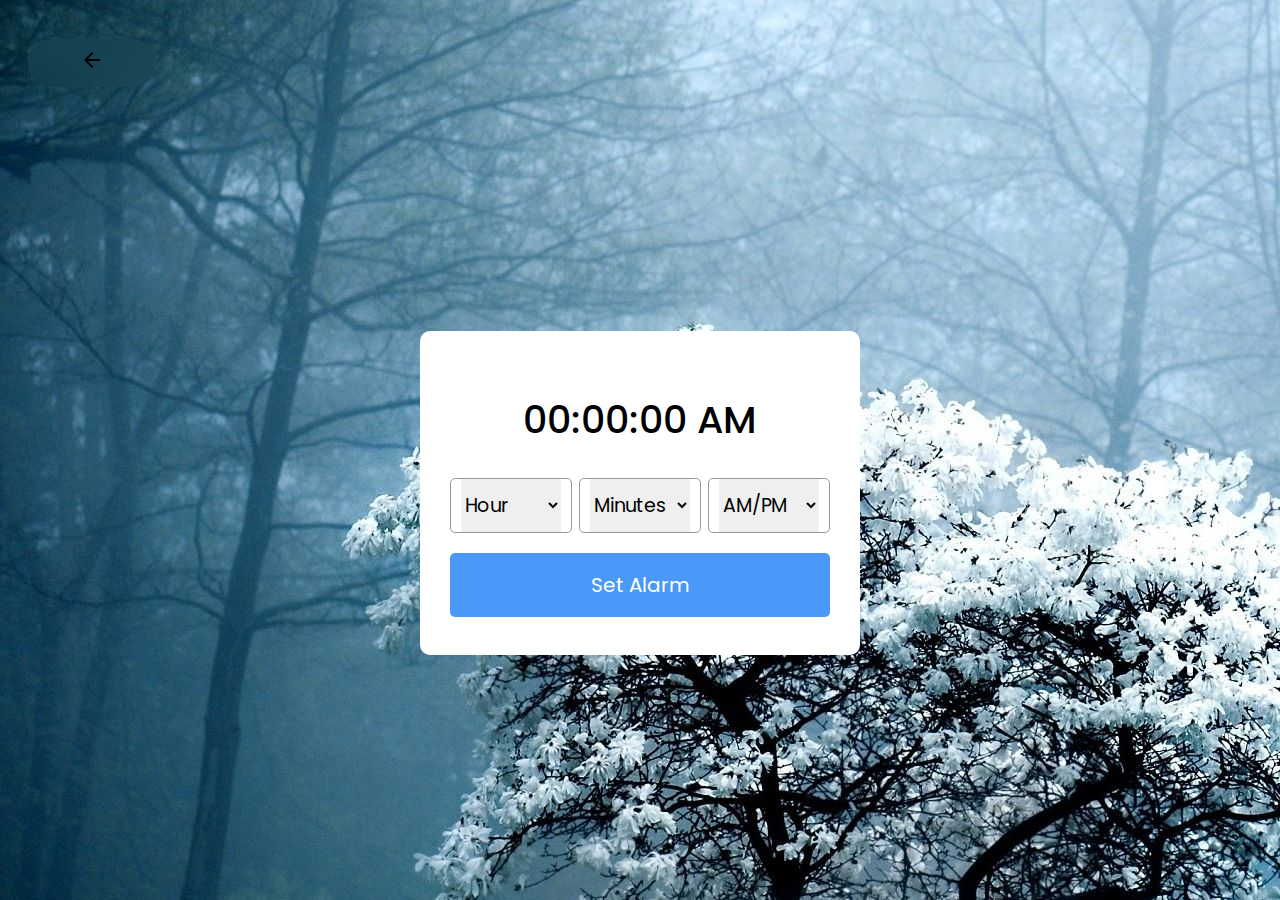
<file: Alarm.html>
<!DOCTYPE html>
<html lang="en">
<head>
    <meta charset="UTF-8">
    <meta name="viewport" content="width=device-width, initial-scale=1.0">
    <title>Alarm</title>
    <link href="https://fonts.googleapis.com/icon?family=Material+Icons" rel="stylesheet">
    <link rel="stylesheet" href="Css_code/Alarm.css">
</head>
<body>
    <div class="Home">
        <a href="index.html">
            <button class="return" id="Home">
                <span class="material-icons">arrow_back</span>
            </button>
        </a>
    </div>
    <div class="m_containner">
        <div class="wrapper">
            <h1>00:00:00 AM</h1>
            <div class="content">
                <div class="column">
                    <select>
                        <option value="Hour" selected hidden>Hour</option>
                    </select>
                </div>
                <div class="column">
                    <select>
                        <option value="Minutes" selected hidden>Minutes</option>
                    </select>
                </div>
                <div class="column">
                    <select>
                        <option value="AM/PM" selected hidden>AM/PM</option>
                    </select>
                </div>
            </div>
            <button id="setAlarm">Set Alarm</button>
        </div>
    </div>
    

    <script src="Js_code/Alarm.js"></script>
</body>
</html>
</file>
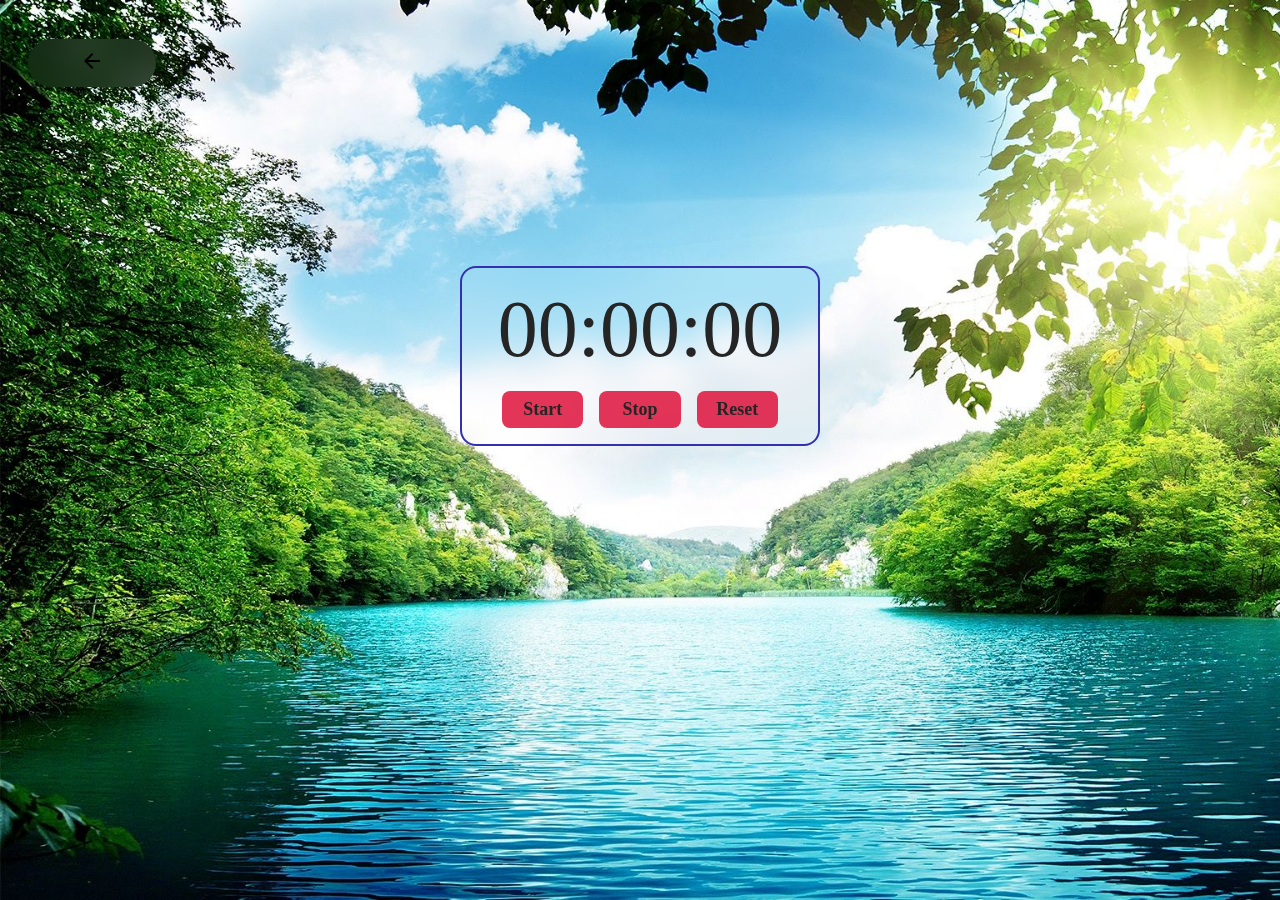
<file: Stopwatch.html>
<!DOCTYPE html>
<html lang="en">
<head>
    <meta charset="UTF-8">
    <meta name="viewport" content="width=device-width, initial-scale=1.0">
    <title>Stopwatch</title>
    <link href="https://fonts.googleapis.com/icon?family=Material+Icons" rel="stylesheet">
    <link rel="stylesheet" href="Css_code/Stopwatch.css">
</head>
<body>
    <div class="Home">
        <a href="index.html">
            <button class="return" id="Home">
                <span class="material-icons">arrow_back</span>
            </button>
        </a>
    </div>
    <div class="watch">
        <div class="time">
            00:00:00
        </div>
        <div class="controls">
            <button id="start">Start</button>
            <button id="stop">Stop</button>
            <button id="reset">Reset</button>
        </div>
    </div>
    <script src="Js_code/Stopwatch.js"></script>
</body>
</html>
</file>
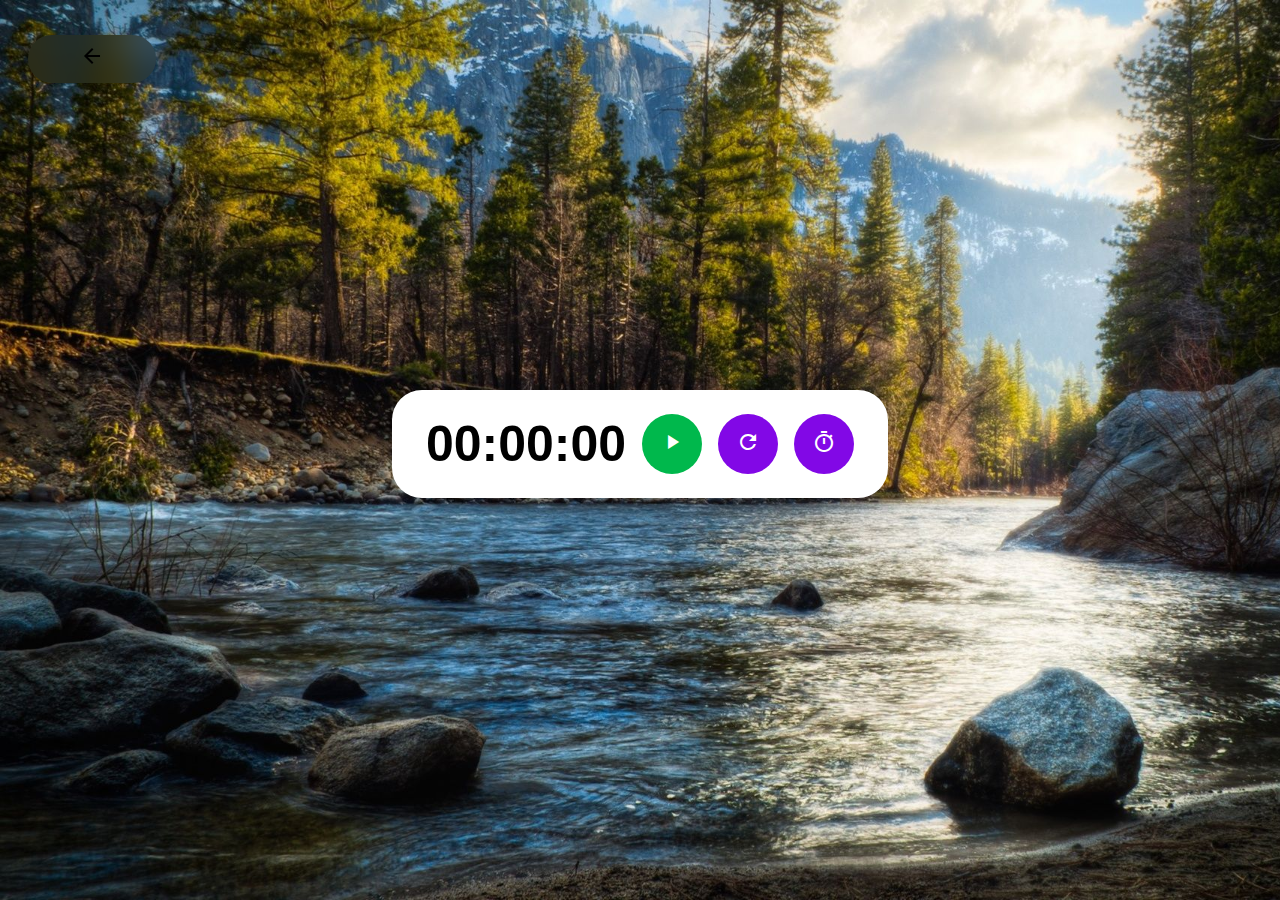
<file: Timer.html>
<!DOCTYPE html>
<html lang="en">
<head>
    <meta charset="UTF-8">
    <meta name="viewport" content="width=device-width, initial-scale=1.0">
    <title>Timer</title>
    <link href="https://fonts.googleapis.com/icon?family=Material+Icons" rel="stylesheet">
    <link rel="stylesheet" href="Css_code/Timer.css">
</head>
<body>
    <div class="Home">
        <a href="index.html">
            <button class="return" id="Home">
                <span class="material-icons">arrow_back</span>
            </button>
        </a>
    </div>
    <div class="main">
        
        <!-- <div class="main-container center">
            progresindicator
                <div class="cirlce-container center">
                    <div class="semicircle"></div>
                    <div class="semicircle"></div>
                    <div class="semicircle"></div>
                    <div class="outermost-circle"></div>
                </div> -->
    
            <!-- timer -->
            <div class="timer">
                
            </div>
    
            <!-- set timer -->
            <!-- <div class="set-time">
                <form>
                    <div class="button-containers">
                        <input placeholder="Hours" class="select-time" id="hrs" type="number">
                    </div>
                    <div class="button-containers">
                        <input placeholder="Minutes" class="select-time" id="mins" type="number">
                    </div>
                    <div class="button-containers">
                        <input placeholder="Seconds" class="select-time" id="secs" type="number">
                    </div>
                </form>
                <div class="button-holder">
                    <div class="button-containers submit_containers">
                        <input type="button" class="submit" id="start" value="Start">
                    </div>
                    <div class="button-containers submit_containers">
                        <input type="button" class="submit" id="reset" value="Reset">
                    </div>
                </div>
                
            </div> -->
            
        </div>
    </div>
    



    <script src="Js_code/main.js" type="module"></script>
</body>
</html>
</file>
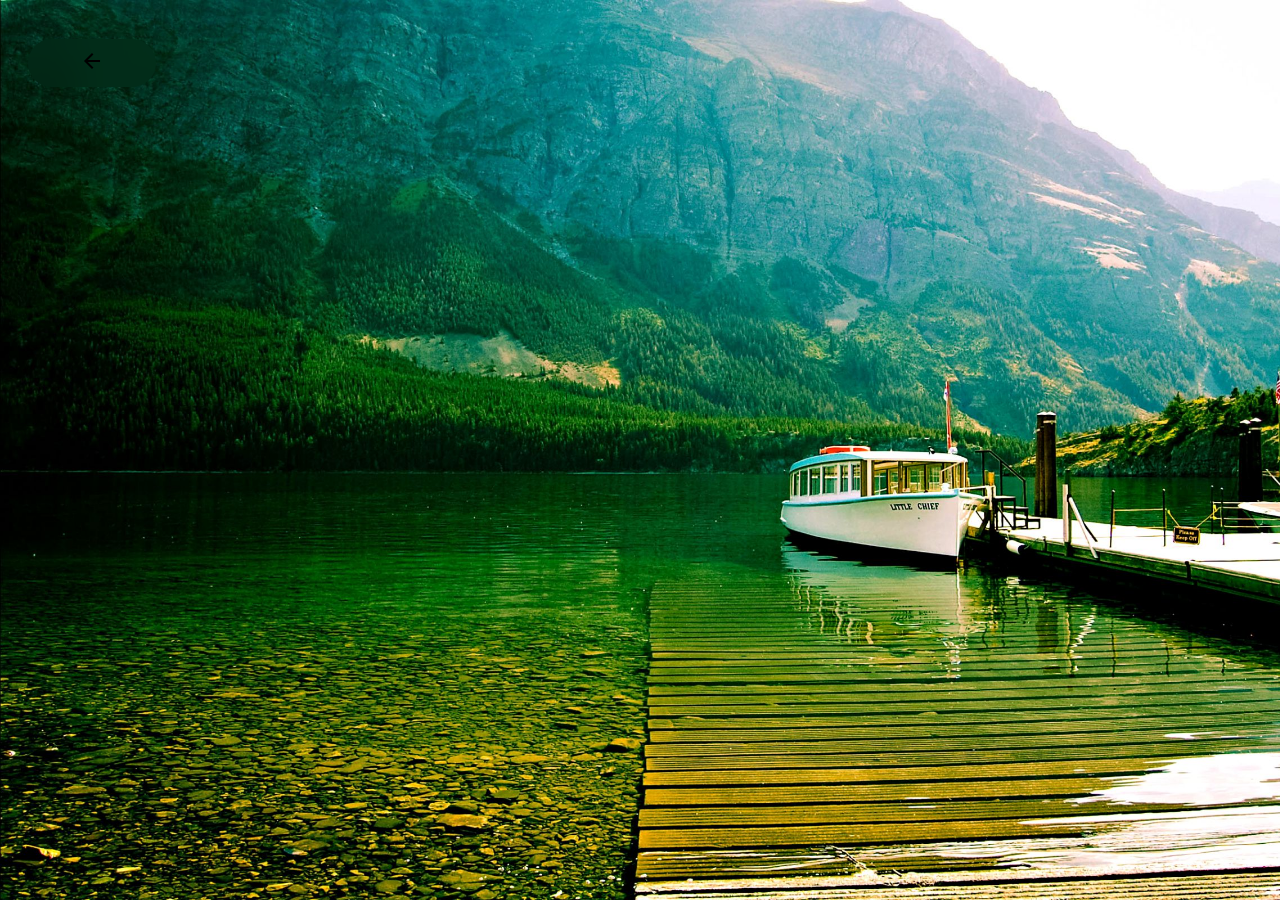
<file: WorldClock.html>
<!DOCTYPE html>
<html lang="en">
<head>
    <meta charset="UTF-8">
    <meta name="viewport" content="width=device-width, initial-scale=1.0">
    <title>World Clock</title>
    <link href="https://fonts.googleapis.com/icon?family=Material+Icons" rel="stylesheet">
    <link rel="stylesheet" href="Css_code/WorldClock.css">
</head>
<body>
    <div class="Home">
        <a href="index.html">
            <button class="return" id="Home">
                <span class="material-icons">arrow_back</span>
            </button>
        </a>
    </div>
    <div class="container">
        <h1 id="time"></h1>
    </div>
    <script src="Js_code/WorldClock.js"></script>
</body>
</html>
</file>
<file: Css_code/Alarm.css>
@import url('https://fonts.googleapis.com/css2?family=Bai+Jamjuree:ital,wght@1,500&family=Oswald:wght@300&family=Playfair+Display:wght@500&family=Poppins:wght@300&display=swap');

*{
    margin: 0;
    padding: 0;
    box-sizing: border-box;
    font-family: 'Poppins', sans-serif;
}

html{
    height: 100%;
    width: 100% ;
}


body{
    height: 100%;
    min-height: 100vh;
    padding: 20px;
    background-image: url('Alarm_bg.jpg');
}

.m_containner{
    height: 90%;
    width: 100%;
    display: flex;
    align-items: center;
    justify-content: center;
}

.wrapper, .content{
    display: flex;
    align-items: center;
    justify-content: center;
}


.wrapper{
    width: 440px;
    background: #fff;
    border-radius: 10px;
    flex-direction: column;
    padding: 30px 30px 38px;
}

.wrapper h1{
    font-size: 38px;
    font-weight: 500;
    margin: 30px 0;
}

.wrapper .content{
    width: 100%;
    justify-content: space-between;
}
.wrapper .content.disable{
    opacity: 0.6;
    pointer-events: none;
}

.content .column{
    border-radius: 5px;
    padding: 0 10px;
    border: 1px solid #999;
    width: calc((100%/3 - 5px));
    border: 1px solid #999;
}

.column select{
    outline: none;
    border: none;
    height: 53px;
    width: 100%;
    font-size: 19px;
}


.wrapper button{
     width: 100%;
     outline: none;
     border: none;
     cursor: pointer;
     color: #fff;
     margin-top: 20px;
     font-size: 20px;
     padding: 17px 0;
     border-radius: 5px;
     background: #4a98f7;   
}



.Home{
    display: flex;
    align-items: center;
    width: 50%;
    height: 10%;

}
.return{
    font-size: 1.125rem;
    font-weight: bold;
    backdrop-filter: blur(20px);
    margin: 0 0.5rem;
    padding: 0.5rem 1rem;
    height: 3rem;
    width: 8rem;
    border: none;
    border-radius: 2rem;
    background: transparent;
}

button:hover{
    background-color: #1881bee1;
}
</file>
<file: Css_code/Stopwatch.css>
:root{
    --primary: rgba(223, 21, 61, 0.863);
    --dark: #00a2ffee;
    --darken: #3331ad;
    --light: #252525;

}

html{
    height: 100%;
}

*{
    box-sizing: border-box;
    margin: 0;
    font-family: 'Fira sans', 'sans-serif';

}

body{
    width: 100%;
    height: 100%;
    padding: 20px;
    background: url('Stopwatch_bg.jpg ');
    background-size: cover;
    background-repeat: no-repeat;
    color: var(--light);
}


.watch{
    text-align: center;
    background-color: transparent;
    border: 2px solid var(--darken);
    width: 100%;
    max-width: 360px;
    margin: 10rem auto;
    padding: 1rem 2rem;
    border-radius: 1rem;
    backdrop-filter: blur(15px);
}


.time{
    font-size: 5rem;
    font-weight: 300;
    margin-bottom: 1rem;

}


.controls{
    display: flex;
    align-items : center;
    justify-content: cetner;

}


.controls button{
    appearance: none;
    background: none;
    border: none;
    outline: none;
    user-select: none;
    cursor: pointer;

    color: var(--light);
    font-size: 1.125rem;
    font-weight: bold;
    background-color: var(--primary);
    width: 100%;
    margin: 0 0.5rem;
    padding: 0.5rem 1rem;
    border-radius: 0.5rem;
    
    transition: 0.4s;
    
}

.button:hover{
    opacity: 0.7;
}

button:active{
    background-color: var(--dark);
}


.Home{
    display: flex;
    align-items: center;
    width: 50%;
    height: 10%;

}
.return{
    font-size: 1.125rem;
    font-weight: bold;
    backdrop-filter: blur(20px);
    margin: 0 0.5rem;
    padding: 0.5rem 1rem;
    height: 3rem;
    width: 8rem;
    border: none;
    border-radius: 2rem;
    background: transparent;
}

button:hover{
    background-color: #1881bee1;
}
</file>
<file: Css_code/Timer.css>
@import url('https://fonts.googleapis.com/css2?family=Bai+Jamjuree:ital,wght@1,500&family=Oswald:wght@300&family=Playfair+Display:wght@500&display=swap');

*{
    margin: 0;
    padding: 0;
    box-sizing: border-box;
}

html{
    height: 100%;
    width: 100% ;
}

body{
    width: 100%;
    height: 90%;
    background: url('Timer_bg.jpg');
    background-size: cover;
    background-repeat: no-repeat;
    padding: 20px;
}
.main{
    width: 100%;
    height: 90%;
    display: flex;
    justify-content: center;
    align-items: center;
}


.timer{
    display: inline-flex;
    align-items: center;
    justify-content: center;
    width: 40%;
    padding: 24px 32px;
    border-radius: 30px;
    background-color: white;
}
.timer__part{
    color: black;
    font-family: sans-serif;
    font-size: 50px;
    font-weight: bold;
}
.timer_btn{
    width: 60px;
    height: 60px;
    margin-left: 16px;
    border-radius: 50%;
    border: none;
    color: white;
    background: #8208e6;
    cursor: pointer;
}

.timer_btn-start{
    background: #00b84c;
}
.timer_btn-stop{
    background: #d8054b;
}

.Home{
    display: flex;
    align-items: center;
    width: 50%;
    height: 10%;

}
.return{
    font-size: 1.125rem;
    font-weight: bold;
    backdrop-filter: blur(20px);
    margin: 0 0.5rem;
    padding: 0.5rem 1rem;
    height: 3rem;
    width: 8rem;
    border: none;
    border-radius: 2rem;
    background: transparent;
}

button:hover{
    background-color: #1881bee1;
}
/* 
.center{
    display: flex;
    flex-direction: column;
    justify-content: center;
    align-items: center;
}

.main-container{
    position: absolute;
    width: 100%;
    height: 100vh;
}

.cirlce-container{
    width: 400px;
    height: 400px;
    background-color: #ddd;
    border-radius: 50%;
    position: absolute;
    overflow: hidden;
    z-index: 1;
}

.semicircle{
    width: 50%;
    height: 100%;
    position: absolute;
    top: 0;
    left: 0;
    transform-origin: right center;

}

.semicircle:nth-child(1){
    background-color: #088b8b;
    z-index: 2;
}

.semicircle:nth-child(2){
    background-color: #088b8b;
    z-index: 3;
}

.semicircle:nth-child(3){
    background-color: #ddd;
    z-index: 4;
}

.outermost-circle{
    width: 390px;
    height: 390px;
    background-color: white;
    border-radius: 50%;
    z-index: 5; 
} */
/* .time{
    font-size: 5rem;
    font-weight: 200;
    font-family: 'Oswald', sans-serif;
    margin: 16rem auto 10rem auto;

}
form{
    display: flex;
    flex: 1fr 1fr 1fr;
    align-items: start;
    justify-content: center;
    width: 100%;
    height: 13vh;
}

.button-containers{
    display: flex;
    justify-content: center;
    align-items: center;
    width: calc(100%/3);
    height: fit-content;
    margin-top: 20px;
    padding: auto;
}


.set-time{
    position: relative;
    top: 200px;
    display: flex;
    flex: 1fr 1fr;
    align-items: start;
    justify-content: center;
    width: 45%;
    height: 15vh;
    backdrop-filter: blur(10px);
    border-radius: 10px;
    text-align: center;
    padding: 5px;
}

.select-time{
    text-align: center;
    vertical-align: middle;
    width: 95%;
    font-family: 'Oswald', sans-serif;
    font-size: larger;
    font-weight: bold;
    height: 6vh;
    border-color: #1363ad;
    position: relative;
    background-color: #f0e9e9;
}

.select-time::placeholder{
    font-size: large;
    font-weight: bolder;
    color: black;
}


.button-holder{
    display: flex;
    flex-direction: column;
    width: 30%;
    margin: 0;
    height: 13vh;
}

.submit_containers{
    width: 100%;
    margin: .3rem 0;
}

.submit{
    display: inline-block;
    font-size: larger;
    height: 30px;
    width: 90px;
    background-color: #4589c9;
    border: none;
    border-radius: 20px;
}
.submit:hover{
    cursor: pointer;
    background-color: #799dbed7 ;
}

.set-time h1{
    font-size: larger;
    font-weight: bold;
    font-family: 'Oswald', sans-serif;
    color: black;
}

.select-time:hover{
    cursor: text;
} */
</file>
<file: Css_code/WorldClock.css>
*{
    margin: 0;
    padding: 0;
    box-sizing: border-box;
}

html{
    height: 100%;
    width: 100% ;
}

body{
    width: 100%;
    height: 100%;
    background: url('WClock_bg.jpg');
    background-size: cover;
    background-repeat: no-repeat;
    margin:0;
    padding: 20px;
    display: block;
    justify-content: center;
    align-items: center;
}
.container{
    height: 90%;
    width: 100%;
    display: flex;
    align-items: center;
    justify-content: center;
}
#time{
    font-size: 100px;
    font-family: sans-serif;
    color: white;
    font-weight: 500;
}

.Home{
    display: flex;
    align-items: center;
    width: 50%;
    height: 10%;

}
.return{
    font-size: 1.125rem;
    font-weight: bold;
    backdrop-filter: blur(20px);
    margin: 0 0.5rem;
    padding: 0.5rem 1rem;
    height: 3rem;
    width: 8rem;
    border: none;
    border-radius: 2rem;
    background: transparent;
}

button:hover{
    background-color: #1881bee1;
}
</file>
